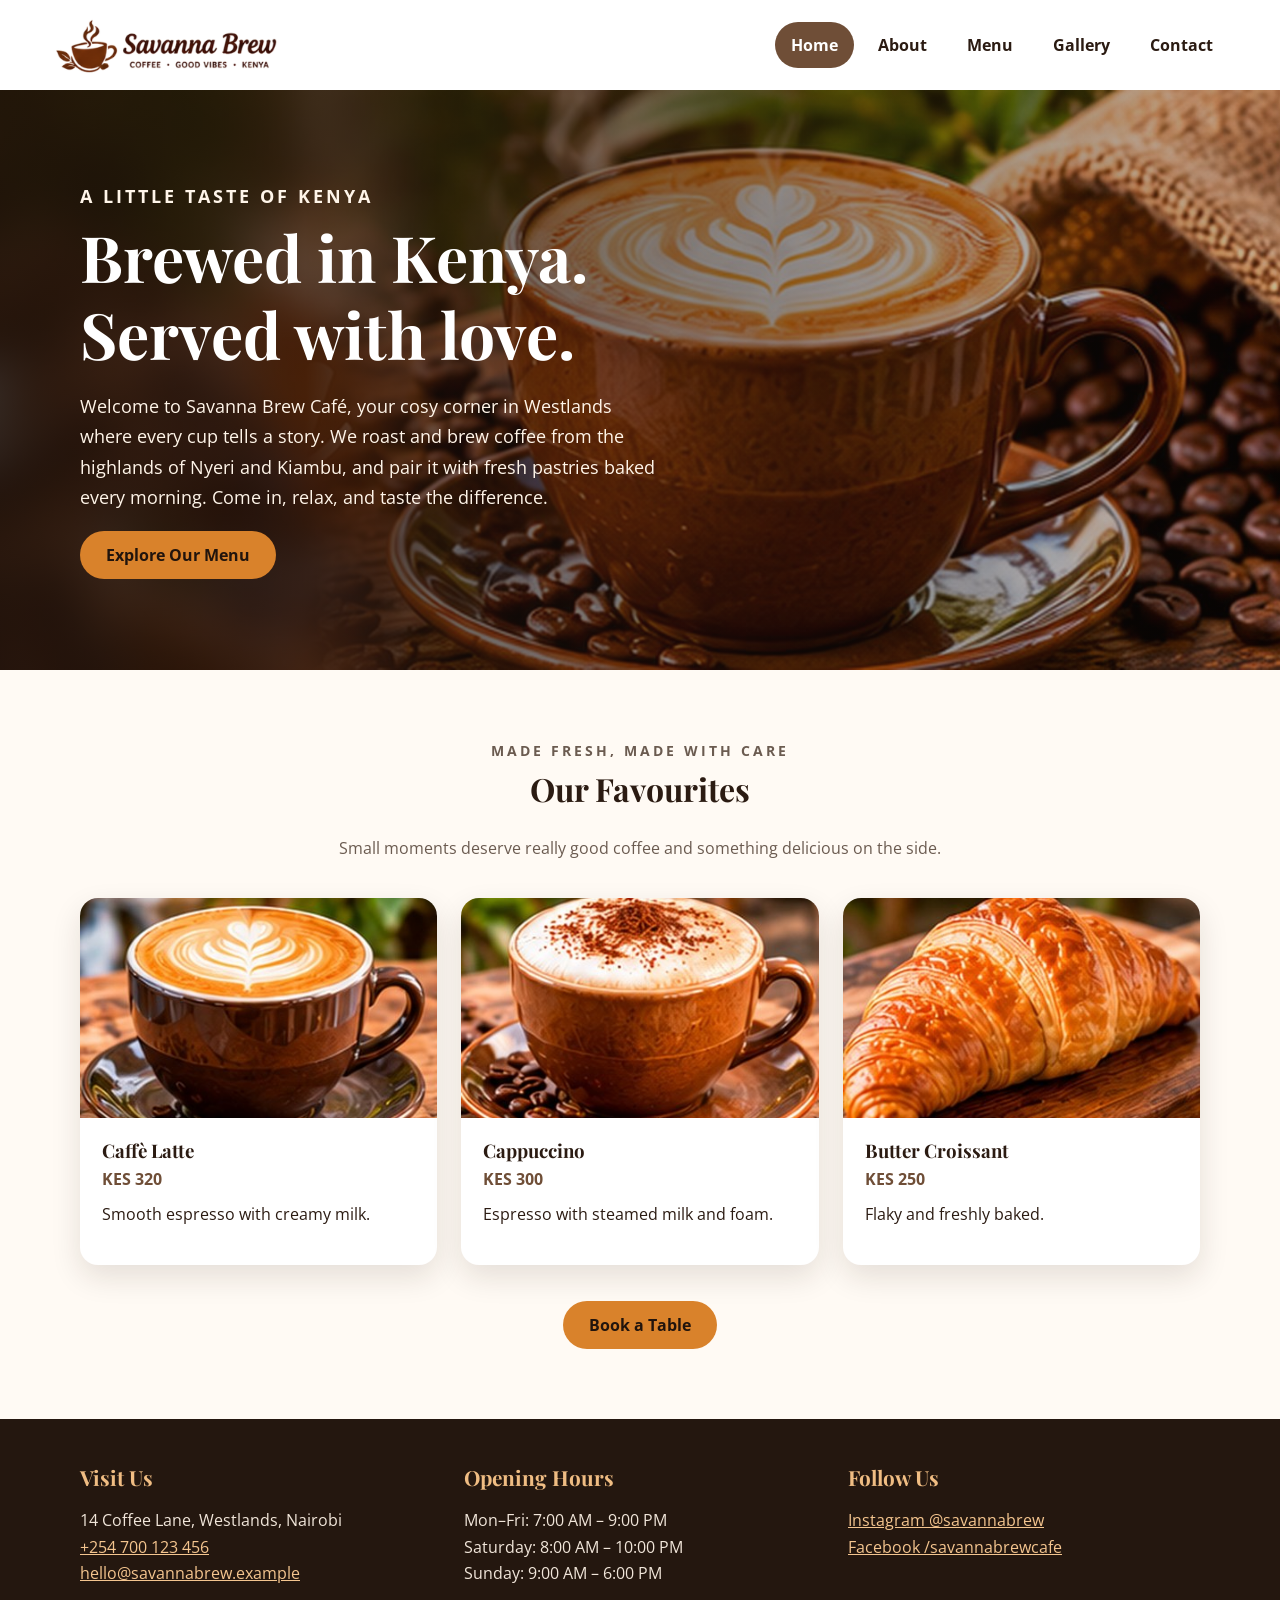
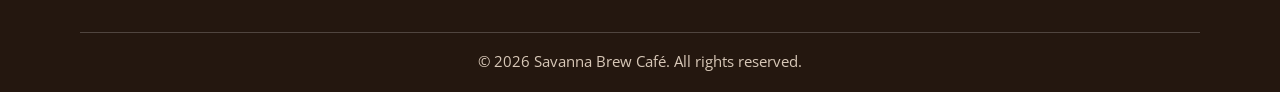
<file: index.html>
<!DOCTYPE html>
<html lang="en">
<head>
  <meta charset="UTF-8">
  <meta name="viewport" content="width=device-width, initial-scale=1.0">
  <meta name="description" content="Savanna Brew Café in Westlands, Nairobi: Kenyan coffee, fresh pastries and a warm welcome.">
  <title>Home | Savanna Brew Café</title>
  <link rel="preconnect" href="https://fonts.googleapis.com">
  <link rel="preconnect" href="https://fonts.gstatic.com" crossorigin>
  <link rel="stylesheet" href="https://fonts.googleapis.com/css2?family=Open+Sans:wght@400;600;700&amp;family=Playfair+Display:wght@600;700&amp;display=swap">
  <link rel="stylesheet" href="style.css">
</head>
<body>
  <a class="skip-link" href="#main">Skip to content</a>
  <header class="site-header">
    <div class="header-inner">
      <a class="logo-link" href="index.html"><img src="images/logo.png" alt="Savanna Brew Café logo - a steaming coffee cup" width="304" height="78"></a>
      <nav class="main-nav" aria-label="Main navigation">
        <ul>
          <li><a href="index.html" class="active" aria-current="page">Home</a></li>
          <li><a href="about.html">About</a></li>
          <li><a href="menu.html">Menu</a></li>
          <li><a href="gallery.html">Gallery</a></li>
          <li><a href="contact.html">Contact</a></li>
        </ul>
      </nav>
    </div>
  </header>
  <main id="main">
    <section class="hero">
      <div class="hero-content">
        <p class="eyebrow">A little taste of Kenya</p>
        <h1>Brewed in Kenya. Served with love.</h1>
        <p>Welcome to Savanna Brew Café, your cosy corner in Westlands where every cup tells a story. We roast and brew coffee from the highlands of Nyeri and Kiambu, and pair it with fresh pastries baked every morning. Come in, relax, and taste the difference.</p>
        <a class="btn" href="menu.html">Explore Our Menu</a>
      </div>
    </section>

    <section class="section container">
      <div class="section-heading">
        <p class="eyebrow eyebrow-dark">Made fresh, made with care</p>
        <h2>Our Favourites</h2>
        <p>Small moments deserve really good coffee and something delicious on the side.</p>
      </div>
      <div class="card-row">
        <article class="card">
          <img src="images/latte.jpg" alt="A caffè latte with heart-shaped latte art on a wooden table" width="400" height="300">
          <div class="card-body">
            <h3>Caffè Latte</h3>
            <p class="price">KES 320</p>
            <p>Smooth espresso with creamy milk.</p>
          </div>
        </article>
        <article class="card">
          <img src="images/cappuccino.jpg" alt="A cappuccino dusted with chocolate beside scattered coffee beans" width="400" height="300">
          <div class="card-body">
            <h3>Cappuccino</h3>
            <p class="price">KES 300</p>
            <p>Espresso with steamed milk and foam.</p>
          </div>
        </article>
        <article class="card">
          <img src="images/croissant.jpg" alt="A golden, flaky butter croissant on a wooden board" width="400" height="300">
          <div class="card-body">
            <h3>Butter Croissant</h3>
            <p class="price">KES 250</p>
            <p>Flaky and freshly baked.</p>
          </div>
        </article>
      </div>
      <div class="center">
        <a class="btn" href="contact.html">Book a Table</a>
      </div>
    </section>
  </main>
  <footer class="site-footer">
    <div class="footer-grid">
      <section>
        <h2>Visit Us</h2>
        <address>
          14 Coffee Lane, Westlands, Nairobi<br>
          <a href="tel:+254700123456">+254 700 123 456</a><br>
          <a href="mailto:hello@savannabrew.example">hello@savannabrew.example</a>
        </address>
      </section>
      <section>
        <h2>Opening Hours</h2>
        <p>Mon–Fri: 7:00 AM – 9:00 PM<br>Saturday: 8:00 AM – 10:00 PM<br>Sunday: 9:00 AM – 6:00 PM</p>
      </section>
      <section>
        <h2>Follow Us</h2>
        <ul>
          <li><a href="https://www.instagram.com/" target="_blank" rel="noopener noreferrer">Instagram @savannabrew</a></li>
          <li><a href="https://www.facebook.com/" target="_blank" rel="noopener noreferrer">Facebook /savannabrewcafe</a></li>
        </ul>
      </section>
    </div>
    <p class="copyright">© 2026 Savanna Brew Café. All rights reserved.</p>
  </footer>
</body>
</html>
</file>
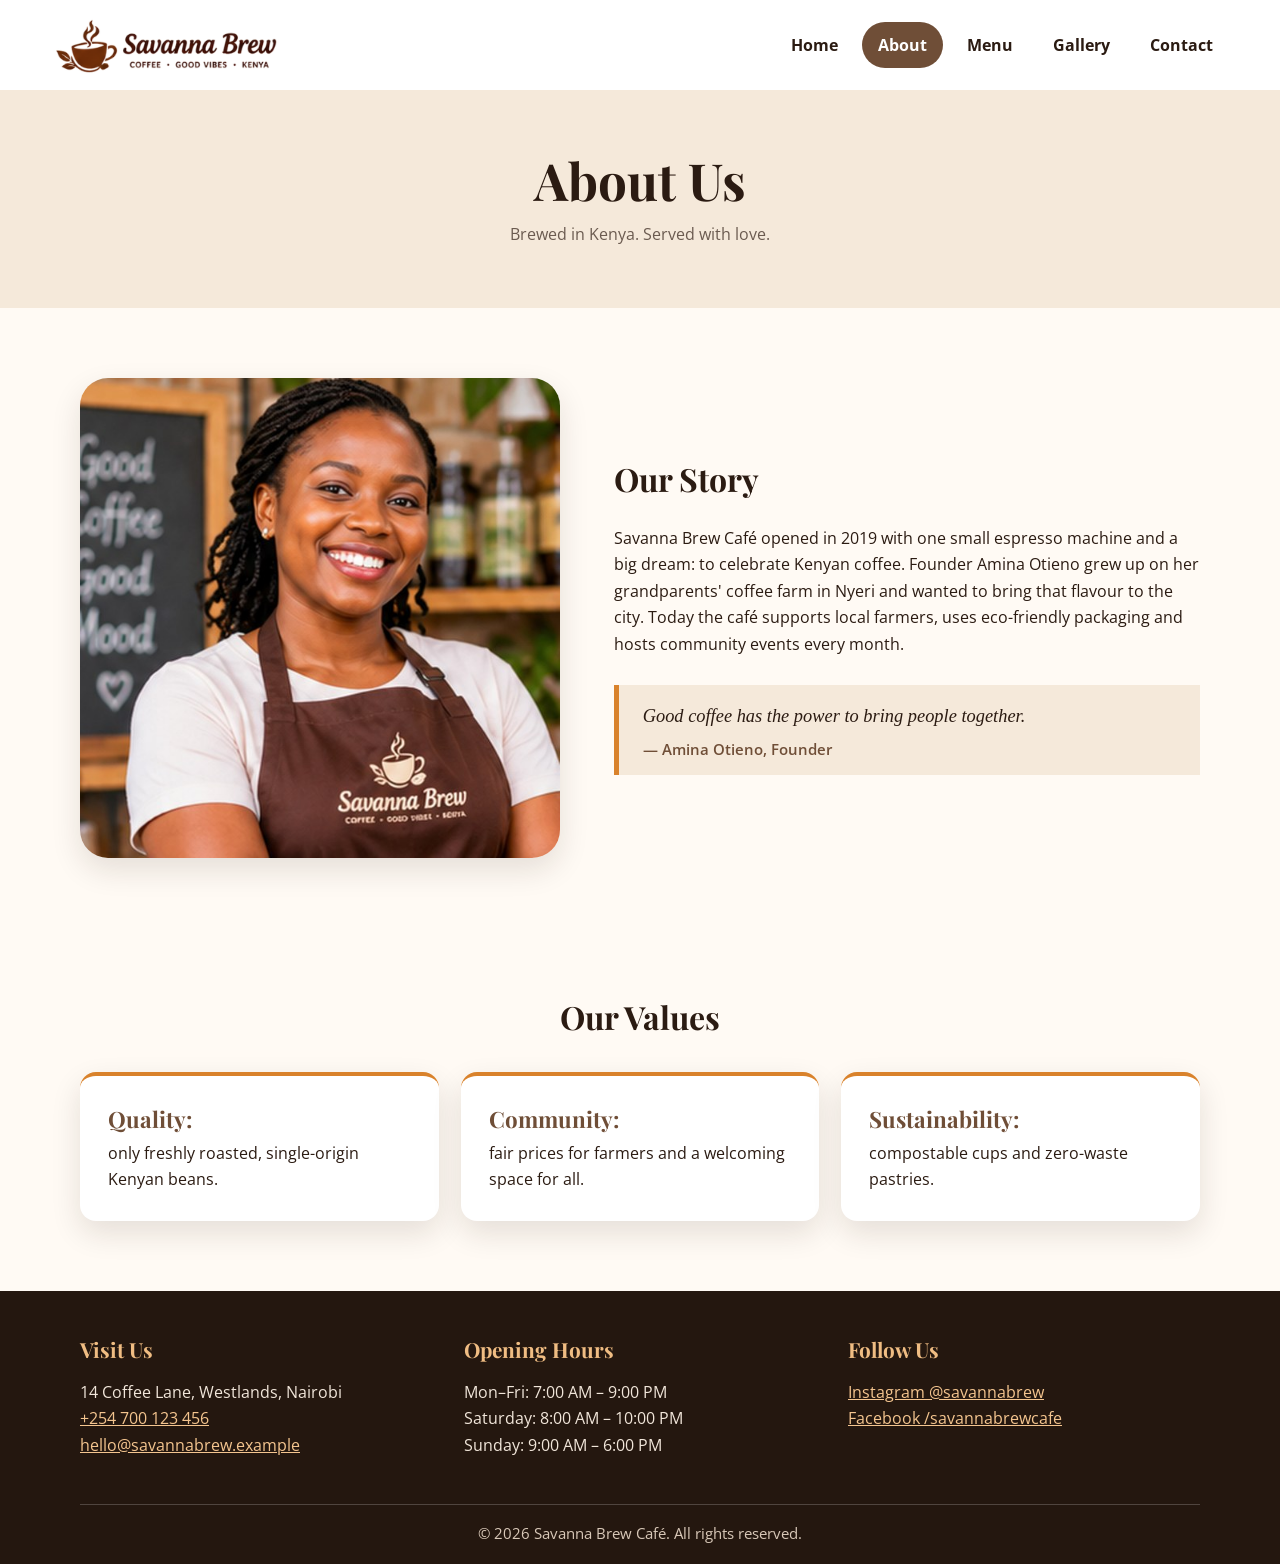
<file: about.html>
<!DOCTYPE html>
<html lang="en">
<head>
  <meta charset="UTF-8">
  <meta name="viewport" content="width=device-width, initial-scale=1.0">
  <meta name="description" content="The story and values of Savanna Brew Café, founded by Amina Otieno in Westlands, Nairobi.">
  <title>About Us | Savanna Brew Café</title>
  <link rel="preconnect" href="https://fonts.googleapis.com">
  <link rel="preconnect" href="https://fonts.gstatic.com" crossorigin>
  <link rel="stylesheet" href="https://fonts.googleapis.com/css2?family=Open+Sans:wght@400;600;700&amp;family=Playfair+Display:wght@600;700&amp;display=swap">
  <link rel="stylesheet" href="style.css">
</head>
<body>
  <a class="skip-link" href="#main">Skip to content</a>
  <header class="site-header">
    <div class="header-inner">
      <a class="logo-link" href="index.html"><img src="images/logo.png" alt="Savanna Brew Café logo - a steaming coffee cup" width="304" height="78"></a>
      <nav class="main-nav" aria-label="Main navigation">
        <ul>
          <li><a href="index.html">Home</a></li>
          <li><a href="about.html" class="active" aria-current="page">About</a></li>
          <li><a href="menu.html">Menu</a></li>
          <li><a href="gallery.html">Gallery</a></li>
          <li><a href="contact.html">Contact</a></li>
        </ul>
      </nav>
    </div>
  </header>
  <main id="main">
    <section class="page-title">
      <h1>About Us</h1>
      <p>Brewed in Kenya. Served with love.</p>
    </section>

    <section class="section container story-layout">
      <img class="owner-image" src="images/about-owner.jpg" alt="Amina Otieno, founder of Savanna Brew Café, smiling behind the counter in a brown apron" width="600" height="600">
      <article class="story-copy">
        <h2>Our Story</h2>
        <p>Savanna Brew Café opened in 2019 with one small espresso machine and a big dream: to celebrate Kenyan coffee. Founder Amina Otieno grew up on her grandparents' coffee farm in Nyeri and wanted to bring that flavour to the city. Today the café supports local farmers, uses eco-friendly packaging and hosts community events every month.</p>
        <blockquote>
          <p>Good coffee has the power to bring people together.</p>
          <footer>— Amina Otieno, Founder</footer>
        </blockquote>
      </article>
    </section>

    <section class="section container values-section">
      <div class="section-heading">
        <h2>Our Values</h2>
      </div>
      <ul class="values-list">
        <li><strong>Quality:</strong> only freshly roasted, single-origin Kenyan beans.</li>
        <li><strong>Community:</strong> fair prices for farmers and a welcoming space for all.</li>
        <li><strong>Sustainability:</strong> compostable cups and zero-waste pastries.</li>
      </ul>
    </section>
  </main>
  <footer class="site-footer">
    <div class="footer-grid">
      <section>
        <h2>Visit Us</h2>
        <address>
          14 Coffee Lane, Westlands, Nairobi<br>
          <a href="tel:+254700123456">+254 700 123 456</a><br>
          <a href="mailto:hello@savannabrew.example">hello@savannabrew.example</a>
        </address>
      </section>
      <section>
        <h2>Opening Hours</h2>
        <p>Mon–Fri: 7:00 AM – 9:00 PM<br>Saturday: 8:00 AM – 10:00 PM<br>Sunday: 9:00 AM – 6:00 PM</p>
      </section>
      <section>
        <h2>Follow Us</h2>
        <ul>
          <li><a href="https://www.instagram.com/" target="_blank" rel="noopener noreferrer">Instagram @savannabrew</a></li>
          <li><a href="https://www.facebook.com/" target="_blank" rel="noopener noreferrer">Facebook /savannabrewcafe</a></li>
        </ul>
      </section>
    </div>
    <p class="copyright">© 2026 Savanna Brew Café. All rights reserved.</p>
  </footer>
</body>
</html>
</file>
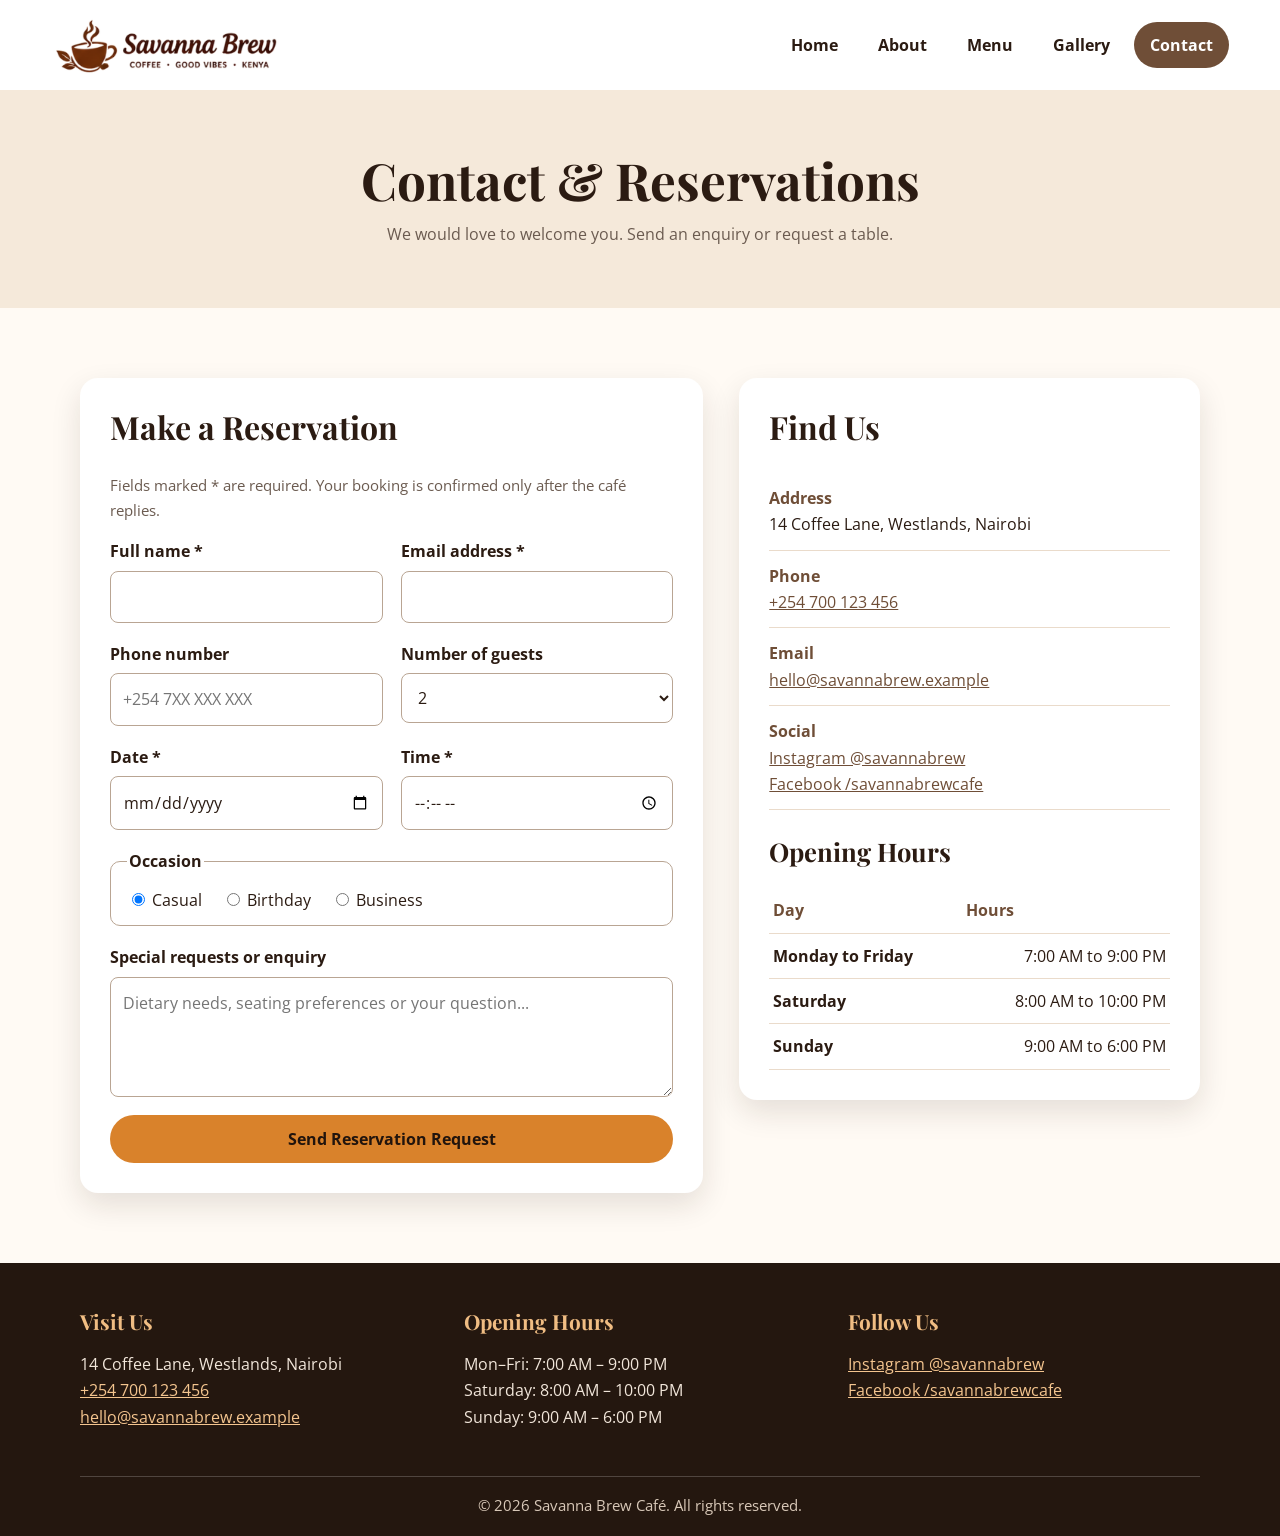
<file: contact.html>
<!DOCTYPE html>
<html lang="en">
<head>
  <meta charset="UTF-8">
  <meta name="viewport" content="width=device-width, initial-scale=1.0">
  <meta name="description" content="Find Savanna Brew Café, see our opening hours and reserve a table or send an enquiry.">
  <title>Contact &amp; Reservations | Savanna Brew Café</title>
  <link rel="preconnect" href="https://fonts.googleapis.com">
  <link rel="preconnect" href="https://fonts.gstatic.com" crossorigin>
  <link rel="stylesheet" href="https://fonts.googleapis.com/css2?family=Open+Sans:wght@400;600;700&amp;family=Playfair+Display:wght@600;700&amp;display=swap">
  <link rel="stylesheet" href="style.css">
</head>
<body>
  <a class="skip-link" href="#main">Skip to content</a>
  <header class="site-header">
    <div class="header-inner">
      <a class="logo-link" href="index.html"><img src="images/logo.png" alt="Savanna Brew Café logo - a steaming coffee cup" width="304" height="78"></a>
      <nav class="main-nav" aria-label="Main navigation">
        <ul>
          <li><a href="index.html">Home</a></li>
          <li><a href="about.html">About</a></li>
          <li><a href="menu.html">Menu</a></li>
          <li><a href="gallery.html">Gallery</a></li>
          <li><a href="contact.html" class="active" aria-current="page">Contact</a></li>
        </ul>
      </nav>
    </div>
  </header>
  <main id="main">
    <section class="page-title">
      <h1>Contact &amp; Reservations</h1>
      <p>We would love to welcome you. Send an enquiry or request a table.</p>
    </section>

    <section class="section container contact-layout">
      <form class="reservation-form" action="mailto:hello@savannabrew.example" method="post" enctype="text/plain">
        <h2>Make a Reservation</h2>
        <p class="form-help">Fields marked * are required. Your booking is confirmed only after the café replies.</p>
        <div class="form-grid">
          <div class="form-field">
            <label for="name">Full name *</label>
            <input id="name" name="Name" type="text" autocomplete="name" required>
          </div>
          <div class="form-field">
            <label for="email">Email address *</label>
            <input id="email" name="Email" type="email" autocomplete="email" required>
          </div>
          <div class="form-field">
            <label for="phone">Phone number</label>
            <input id="phone" name="Phone" type="tel" autocomplete="tel" placeholder="+254 7XX XXX XXX">
          </div>
          <div class="form-field">
            <label for="guests">Number of guests</label>
            <select id="guests" name="Guests">
            <option value="1">1</option>
            <option value="2" selected>2</option>
            <option value="3">3</option>
            <option value="4">4</option>
            <option value="5">5</option>
            <option value="6">6</option>
            <option value="7">7</option>
            <option value="8">8</option>
            <option value="9">9</option>
            <option value="10">10</option>
            </select>
          </div>
          <div class="form-field">
            <label for="date">Date *</label>
            <input id="date" name="Date" type="date" required>
          </div>
          <div class="form-field">
            <label for="time">Time *</label>
            <input id="time" name="Time" type="time" required>
          </div>
          <div class="form-field full">
            <fieldset>
              <legend>Occasion</legend>
              <div class="radio-row">
                <label for="occ-casual"><input id="occ-casual" type="radio" name="Occasion" value="Casual" checked> Casual</label>
                <label for="occ-birthday"><input id="occ-birthday" type="radio" name="Occasion" value="Birthday"> Birthday</label>
                <label for="occ-business"><input id="occ-business" type="radio" name="Occasion" value="Business"> Business</label>
              </div>
            </fieldset>
          </div>
          <div class="form-field full">
            <label for="requests">Special requests or enquiry</label>
            <textarea id="requests" name="Special requests" placeholder="Dietary needs, seating preferences or your question..."></textarea>
          </div>
          <div class="form-field full">
            <button class="btn" type="submit">Send Reservation Request</button>
          </div>
        </div>
      </form>

      <aside class="contact-panel">
        <h2>Find Us</h2>
        <div class="contact-item"><strong>Address</strong>14 Coffee Lane, Westlands, Nairobi</div>
        <div class="contact-item"><strong>Phone</strong><a href="tel:+254700123456">+254 700 123 456</a></div>
        <div class="contact-item"><strong>Email</strong><a href="mailto:hello@savannabrew.example">hello@savannabrew.example</a></div>
        <div class="contact-item"><strong>Social</strong>
          <a href="https://www.instagram.com/" target="_blank" rel="noopener noreferrer">Instagram @savannabrew</a><br>
          <a href="https://www.facebook.com/" target="_blank" rel="noopener noreferrer">Facebook /savannabrewcafe</a>
        </div>
        <h2 class="hours-heading">Opening Hours</h2>
        <table class="hours-table">
          <caption class="visually-hidden">Opening hours</caption>
          <thead>
            <tr><th scope="col">Day</th><th scope="col">Hours</th></tr>
          </thead>
          <tbody>
            <tr><th scope="row">Monday to Friday</th><td>7:00 AM to 9:00 PM</td></tr>
            <tr><th scope="row">Saturday</th><td>8:00 AM to 10:00 PM</td></tr>
            <tr><th scope="row">Sunday</th><td>9:00 AM to 6:00 PM</td></tr>
          </tbody>
        </table>
      </aside>
    </section>
  </main>
  <footer class="site-footer">
    <div class="footer-grid">
      <section>
        <h2>Visit Us</h2>
        <address>
          14 Coffee Lane, Westlands, Nairobi<br>
          <a href="tel:+254700123456">+254 700 123 456</a><br>
          <a href="mailto:hello@savannabrew.example">hello@savannabrew.example</a>
        </address>
      </section>
      <section>
        <h2>Opening Hours</h2>
        <p>Mon–Fri: 7:00 AM – 9:00 PM<br>Saturday: 8:00 AM – 10:00 PM<br>Sunday: 9:00 AM – 6:00 PM</p>
      </section>
      <section>
        <h2>Follow Us</h2>
        <ul>
          <li><a href="https://www.instagram.com/" target="_blank" rel="noopener noreferrer">Instagram @savannabrew</a></li>
          <li><a href="https://www.facebook.com/" target="_blank" rel="noopener noreferrer">Facebook /savannabrewcafe</a></li>
        </ul>
      </section>
    </div>
    <p class="copyright">© 2026 Savanna Brew Café. All rights reserved.</p>
  </footer>
</body>
</html>
</file>
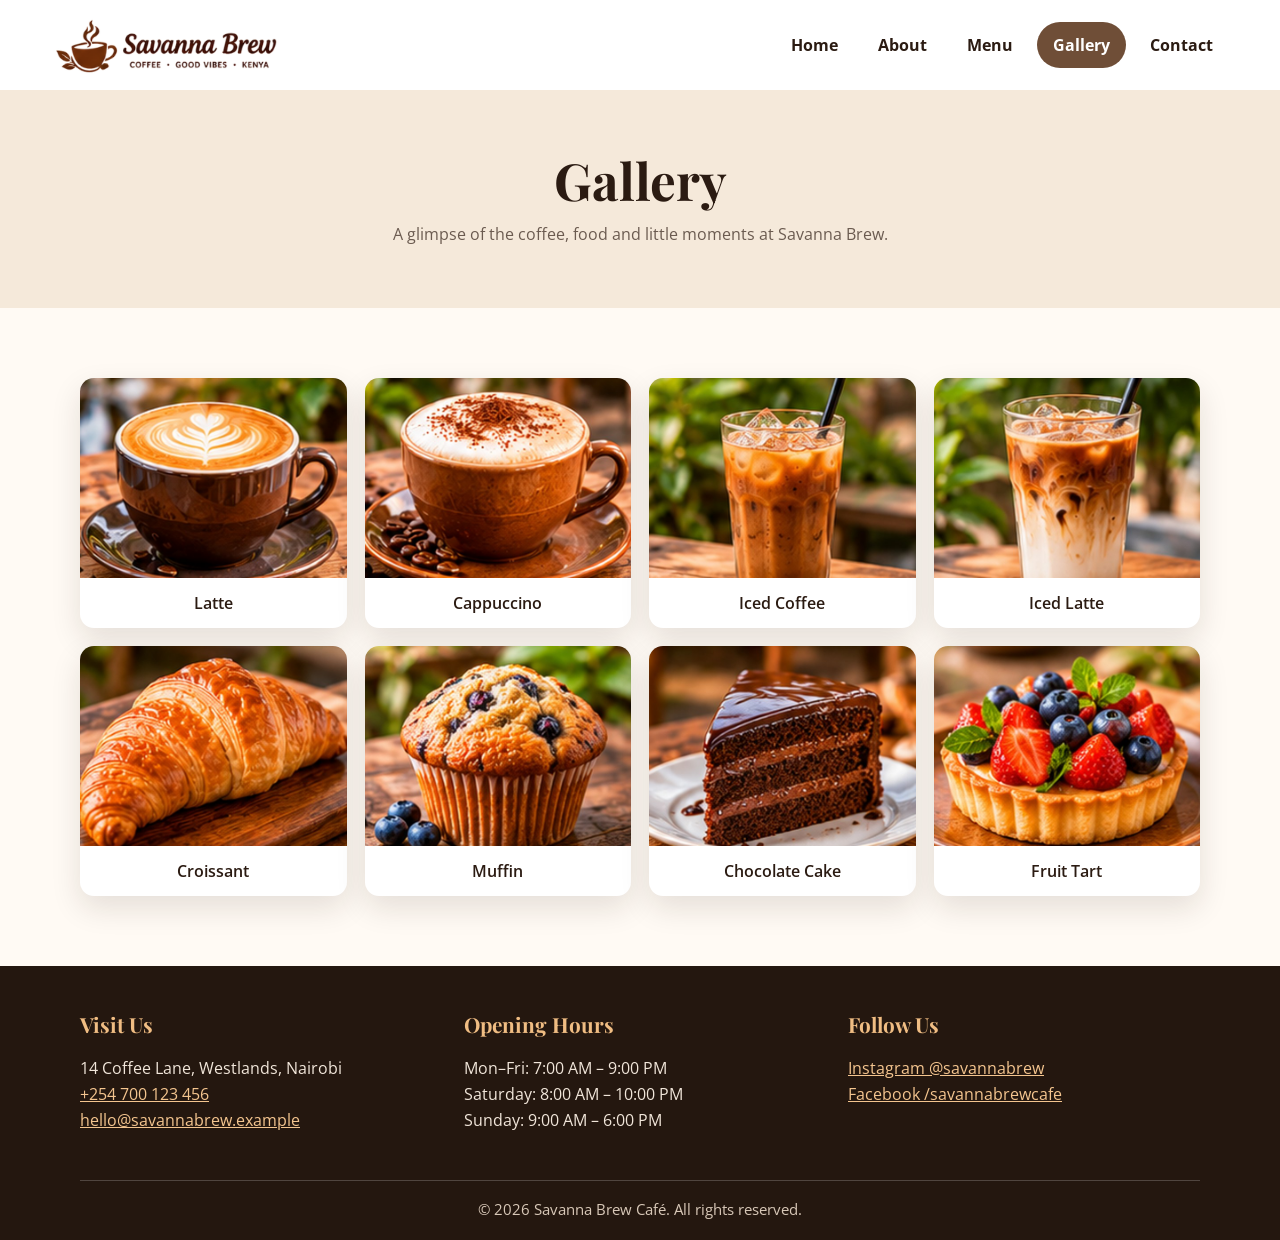
<file: gallery.html>
<!DOCTYPE html>
<html lang="en">
<head>
  <meta charset="UTF-8">
  <meta name="viewport" content="width=device-width, initial-scale=1.0">
  <meta name="description" content="Photos of the coffee, drinks and fresh bakes at Savanna Brew Café in Westlands, Nairobi.">
  <title>Gallery | Savanna Brew Café</title>
  <link rel="preconnect" href="https://fonts.googleapis.com">
  <link rel="preconnect" href="https://fonts.gstatic.com" crossorigin>
  <link rel="stylesheet" href="https://fonts.googleapis.com/css2?family=Open+Sans:wght@400;600;700&amp;family=Playfair+Display:wght@600;700&amp;display=swap">
  <link rel="stylesheet" href="style.css">
</head>
<body>
  <a class="skip-link" href="#main">Skip to content</a>
  <header class="site-header">
    <div class="header-inner">
      <a class="logo-link" href="index.html"><img src="images/logo.png" alt="Savanna Brew Café logo - a steaming coffee cup" width="304" height="78"></a>
      <nav class="main-nav" aria-label="Main navigation">
        <ul>
          <li><a href="index.html">Home</a></li>
          <li><a href="about.html">About</a></li>
          <li><a href="menu.html">Menu</a></li>
          <li><a href="gallery.html" class="active" aria-current="page">Gallery</a></li>
          <li><a href="contact.html">Contact</a></li>
        </ul>
      </nav>
    </div>
  </header>
  <main id="main">
    <section class="page-title">
      <h1>Gallery</h1>
      <p>A glimpse of the coffee, food and little moments at Savanna Brew.</p>
    </section>

    <section class="section container">
      <h2 class="visually-hidden">Photo gallery</h2>
      <div class="gallery-grid">
        <figure>
          <img src="images/gallery-1.jpg" alt="A caffè latte with heart-shaped latte art" width="600" height="450" loading="lazy">
          <figcaption>Latte</figcaption>
        </figure>
        <figure>
          <img src="images/gallery-2.jpg" alt="A cappuccino dusted with chocolate beside coffee beans" width="600" height="450" loading="lazy">
          <figcaption>Cappuccino</figcaption>
        </figure>
        <figure>
          <img src="images/gallery-3.jpg" alt="A tall glass of iced coffee with a black straw" width="600" height="450" loading="lazy">
          <figcaption>Iced Coffee</figcaption>
        </figure>
        <figure>
          <img src="images/gallery-4.jpg" alt="An iced latte with swirls of milk and espresso" width="600" height="450" loading="lazy">
          <figcaption>Iced Latte</figcaption>
        </figure>
        <figure>
          <img src="images/gallery-5.jpg" alt="A golden butter croissant on a wooden board" width="600" height="450" loading="lazy">
          <figcaption>Croissant</figcaption>
        </figure>
        <figure>
          <img src="images/gallery-6.jpg" alt="A blueberry muffin with fresh blueberries" width="600" height="450" loading="lazy">
          <figcaption>Muffin</figcaption>
        </figure>
        <figure>
          <img src="images/gallery-7.jpg" alt="A slice of layered chocolate cake on a white plate" width="600" height="450" loading="lazy">
          <figcaption>Chocolate Cake</figcaption>
        </figure>
        <figure>
          <img src="images/gallery-8.jpg" alt="A fruit tart topped with strawberries, blueberries and mint" width="600" height="450" loading="lazy">
          <figcaption>Fruit Tart</figcaption>
        </figure>
      </div>
    </section>
  </main>
  <footer class="site-footer">
    <div class="footer-grid">
      <section>
        <h2>Visit Us</h2>
        <address>
          14 Coffee Lane, Westlands, Nairobi<br>
          <a href="tel:+254700123456">+254 700 123 456</a><br>
          <a href="mailto:hello@savannabrew.example">hello@savannabrew.example</a>
        </address>
      </section>
      <section>
        <h2>Opening Hours</h2>
        <p>Mon–Fri: 7:00 AM – 9:00 PM<br>Saturday: 8:00 AM – 10:00 PM<br>Sunday: 9:00 AM – 6:00 PM</p>
      </section>
      <section>
        <h2>Follow Us</h2>
        <ul>
          <li><a href="https://www.instagram.com/" target="_blank" rel="noopener noreferrer">Instagram @savannabrew</a></li>
          <li><a href="https://www.facebook.com/" target="_blank" rel="noopener noreferrer">Facebook /savannabrewcafe</a></li>
        </ul>
      </section>
    </div>
    <p class="copyright">© 2026 Savanna Brew Café. All rights reserved.</p>
  </footer>
</body>
</html>
</file>
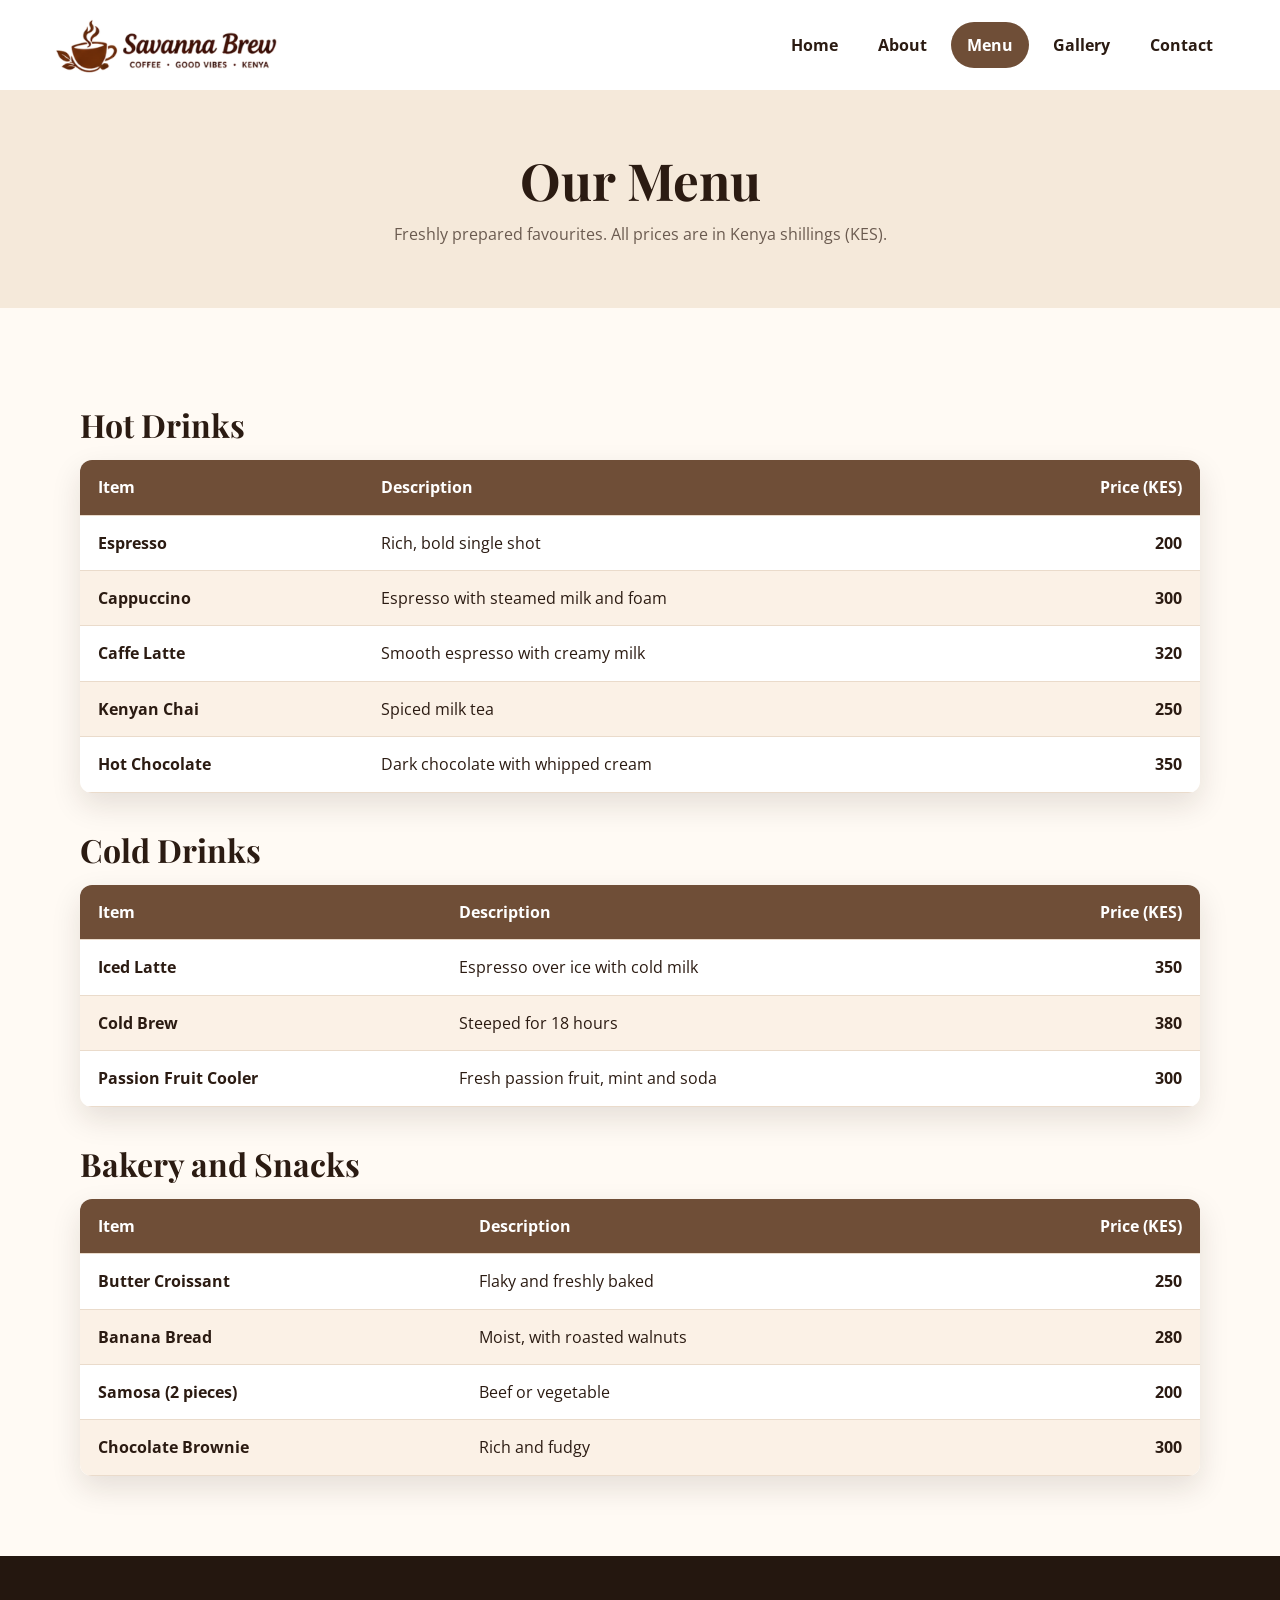
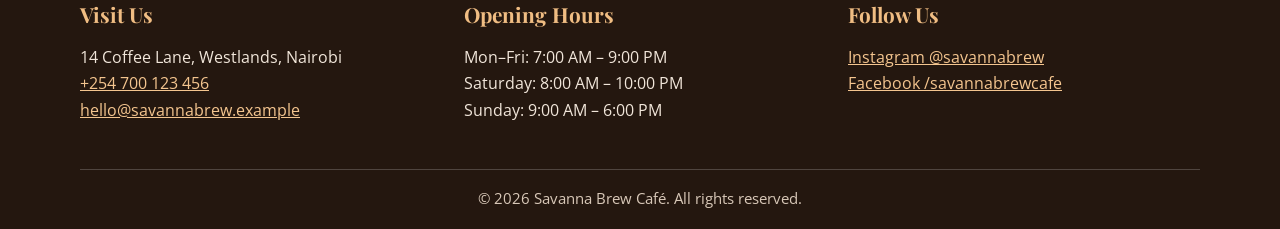
<file: menu.html>
<!DOCTYPE html>
<html lang="en">
<head>
  <meta charset="UTF-8">
  <meta name="viewport" content="width=device-width, initial-scale=1.0">
  <meta name="description" content="The Savanna Brew Café menu: hot drinks, cold drinks and fresh bakery items with prices in Kenya shillings.">
  <title>Menu | Savanna Brew Café</title>
  <link rel="preconnect" href="https://fonts.googleapis.com">
  <link rel="preconnect" href="https://fonts.gstatic.com" crossorigin>
  <link rel="stylesheet" href="https://fonts.googleapis.com/css2?family=Open+Sans:wght@400;600;700&amp;family=Playfair+Display:wght@600;700&amp;display=swap">
  <link rel="stylesheet" href="style.css">
</head>
<body>
  <a class="skip-link" href="#main">Skip to content</a>
  <header class="site-header">
    <div class="header-inner">
      <a class="logo-link" href="index.html"><img src="images/logo.png" alt="Savanna Brew Café logo - a steaming coffee cup" width="304" height="78"></a>
      <nav class="main-nav" aria-label="Main navigation">
        <ul>
          <li><a href="index.html">Home</a></li>
          <li><a href="about.html">About</a></li>
          <li><a href="menu.html" class="active" aria-current="page">Menu</a></li>
          <li><a href="gallery.html">Gallery</a></li>
          <li><a href="contact.html">Contact</a></li>
        </ul>
      </nav>
    </div>
  </header>
  <main id="main">
    <section class="page-title">
      <h1>Our Menu</h1>
      <p>Freshly prepared favourites. All prices are in Kenya shillings (KES).</p>
    </section>

    <div class="container section">
      <section class="menu-section">
        <h2>Hot Drinks</h2>
        <div class="table-wrapper">
          <table class="menu-table">
            <caption class="visually-hidden">Hot drinks and their prices</caption>
            <thead>
              <tr><th scope="col">Item</th><th scope="col">Description</th><th scope="col">Price (KES)</th></tr>
            </thead>
            <tbody>
            <tr><th scope="row">Espresso</th><td>Rich, bold single shot</td><td>200</td></tr>
            <tr><th scope="row">Cappuccino</th><td>Espresso with steamed milk and foam</td><td>300</td></tr>
            <tr><th scope="row">Caffe Latte</th><td>Smooth espresso with creamy milk</td><td>320</td></tr>
            <tr><th scope="row">Kenyan Chai</th><td>Spiced milk tea</td><td>250</td></tr>
            <tr><th scope="row">Hot Chocolate</th><td>Dark chocolate with whipped cream</td><td>350</td></tr>
            </tbody>
          </table>
        </div>
      </section>
      <section class="menu-section">
        <h2>Cold Drinks</h2>
        <div class="table-wrapper">
          <table class="menu-table">
            <caption class="visually-hidden">Cold drinks and their prices</caption>
            <thead>
              <tr><th scope="col">Item</th><th scope="col">Description</th><th scope="col">Price (KES)</th></tr>
            </thead>
            <tbody>
            <tr><th scope="row">Iced Latte</th><td>Espresso over ice with cold milk</td><td>350</td></tr>
            <tr><th scope="row">Cold Brew</th><td>Steeped for 18 hours</td><td>380</td></tr>
            <tr><th scope="row">Passion Fruit Cooler</th><td>Fresh passion fruit, mint and soda</td><td>300</td></tr>
            </tbody>
          </table>
        </div>
      </section>
      <section class="menu-section">
        <h2>Bakery and Snacks</h2>
        <div class="table-wrapper">
          <table class="menu-table">
            <caption class="visually-hidden">Bakery items and snacks with their prices</caption>
            <thead>
              <tr><th scope="col">Item</th><th scope="col">Description</th><th scope="col">Price (KES)</th></tr>
            </thead>
            <tbody>
            <tr><th scope="row">Butter Croissant</th><td>Flaky and freshly baked</td><td>250</td></tr>
            <tr><th scope="row">Banana Bread</th><td>Moist, with roasted walnuts</td><td>280</td></tr>
            <tr><th scope="row">Samosa (2 pieces)</th><td>Beef or vegetable</td><td>200</td></tr>
            <tr><th scope="row">Chocolate Brownie</th><td>Rich and fudgy</td><td>300</td></tr>
            </tbody>
          </table>
        </div>
      </section>
    </div>
  </main>
  <footer class="site-footer">
    <div class="footer-grid">
      <section>
        <h2>Visit Us</h2>
        <address>
          14 Coffee Lane, Westlands, Nairobi<br>
          <a href="tel:+254700123456">+254 700 123 456</a><br>
          <a href="mailto:hello@savannabrew.example">hello@savannabrew.example</a>
        </address>
      </section>
      <section>
        <h2>Opening Hours</h2>
        <p>Mon–Fri: 7:00 AM – 9:00 PM<br>Saturday: 8:00 AM – 10:00 PM<br>Sunday: 9:00 AM – 6:00 PM</p>
      </section>
      <section>
        <h2>Follow Us</h2>
        <ul>
          <li><a href="https://www.instagram.com/" target="_blank" rel="noopener noreferrer">Instagram @savannabrew</a></li>
          <li><a href="https://www.facebook.com/" target="_blank" rel="noopener noreferrer">Facebook /savannabrewcafe</a></li>
        </ul>
      </section>
    </div>
    <p class="copyright">© 2026 Savanna Brew Café. All rights reserved.</p>
  </footer>
</body>
</html>
</file>
<file: style.css>
/* ==========================================================
   Savanna Brew Café - main stylesheet (linked from every page)
   Sections:
   1. Variables   2. Base   3. Header & navigation   4. Buttons
   5. Home        6. About  7. Menu tables           8. Gallery
   9. Contact    10. Footer 11. Utilities 12. Dark mode
   13. Responsive (768px and below)
   ========================================================== */

/* ---------- 1. VARIABLES (brand palette) ---------- */
:root {
  --primary: #6F4E37;      /* coffee brown */
  --secondary: #F5E9DA;    /* cream */
  --accent: #D9822B;       /* savanna orange */
  --text: #2B1B12;         /* dark text */
  --white: #FFFFFF;
  --page-bg: #FFFAF4;
  --surface: #FFFFFF;      /* cards, forms, tables */
  --stripe: #FBF1E6;       /* zebra rows */
  --hover-row: #F6DFC5;
  --border: #EADBCB;
  --muted: #6B5B50;
  --footer-bg: #24170F;
  --shadow: 0 12px 30px rgba(43, 27, 18, 0.12);
  --font-heading: "Playfair Display", Georgia, serif;
  --font-body: "Open Sans", Arial, sans-serif;
}

/* ---------- 2. BASE ---------- */
*, *::before, *::after { box-sizing: border-box; }
html { scroll-behavior: smooth; }
body {
  margin: 0;
  background: var(--page-bg);
  color: var(--text);
  font-family: var(--font-body);
  font-size: 1rem;          /* 16px */
  line-height: 1.65;
}
img { max-width: 100%; height: auto; display: block; }
h1, h2, h3 { font-family: var(--font-heading); line-height: 1.2; margin-top: 0; }
h1 { font-size: clamp(2.2rem, 5vw, 4rem); }
h2 { font-size: 2rem; }
p { margin-top: 0; }
a { color: var(--primary); }
a:hover { color: var(--accent); }
a:focus-visible, button:focus-visible { outline: 3px solid var(--accent); outline-offset: 3px; }
.container { width: min(1120px, 92%); margin-inline: auto; }
.section { padding: 70px 0; }
.section-heading { text-align: center; max-width: 680px; margin: 0 auto 36px; }
.section-heading p { color: var(--muted); }
.eyebrow {
  color: #F4BD7C; text-transform: uppercase; letter-spacing: 3px;
  font-weight: 700; font-size: 0.85rem; margin-bottom: 8px;
}
.eyebrow-dark { color: var(--primary); }
.page-title { padding: 60px 4%; text-align: center; background: var(--secondary); }
.page-title h1 { font-size: clamp(2.2rem, 4vw, 3.4rem); margin-bottom: 10px; }
.page-title p { margin: 0; color: var(--muted); }

/* ---------- 3. HEADER & NAVIGATION ---------- */
/* Flexbox is used for the navigation bar (one row, logo left, links right);
   CSS Grid is used for the gallery (a two-dimensional grid of photos). */
.site-header { background: var(--white); box-shadow: 0 3px 18px rgba(43, 27, 18, 0.08); }
.header-inner {
  width: min(1180px, 92%); margin: auto; min-height: 90px;
  display: flex; align-items: center; justify-content: space-between; gap: 24px;
}
.logo-link img { width: 230px; height: auto; }
.main-nav ul { display: flex; align-items: center; gap: 8px; list-style: none; margin: 0; padding: 0; }
.main-nav a {
  display: block; padding: 10px 16px; border-radius: 999px;
  text-decoration: none; color: #2B1B12; font-weight: 700;
  transition: background-color 0.25s ease, color 0.25s ease;
}
.main-nav a:hover, .main-nav a:focus-visible { background: var(--secondary); color: var(--primary); }
.main-nav a.active { background: var(--primary); color: var(--white); }   /* current page */
.skip-link { position: absolute; left: -999px; top: 0; background: var(--accent); color: #21140D; padding: 8px 14px; z-index: 10; }
.skip-link:focus { left: 8px; }

/* ---------- 4. BUTTONS ---------- */
.btn {
  display: inline-block; background: var(--accent); color: #21140D;
  font: 700 1rem var(--font-body); text-decoration: none;
  padding: 13px 26px; border: 0; border-radius: 999px; cursor: pointer;
  transition: transform 0.25s ease, box-shadow 0.25s ease, background-color 0.25s ease;
}
.btn:hover, .btn:focus-visible {
  background: #EFA64E; color: #21140D; transform: translateY(-3px);
  box-shadow: 0 8px 20px rgba(0, 0, 0, 0.2);
}

/* ---------- 5. HOME ---------- */
.hero {
  min-height: 580px; display: flex; align-items: center; color: var(--white);
      background: linear-gradient(90deg, rgba(25, 15, 10, 0.85), rgba(25, 15, 10, 0.25)),
              url("images/hero.jpg") center / cover no-repeat;
}
.hero-content { width: min(1120px, 92%); margin: auto; padding: 80px 0; animation: fade-up 1s ease both; }
.hero h1 { max-width: 640px; margin-bottom: 18px; }
.hero p { max-width: 580px; font-size: 1.15rem; color: #FFF5E9; }
@keyframes fade-up { from { opacity: 0; transform: translateY(24px); } to { opacity: 1; transform: none; } }
.card-row { display: flex; gap: 24px; }
.card {
  flex: 1; background: var(--surface); border-radius: 18px; overflow: hidden;
  box-shadow: var(--shadow); transition: transform 0.3s ease, box-shadow 0.3s ease;
}
.card:hover { transform: translateY(-8px); box-shadow: 0 18px 35px rgba(43, 27, 18, 0.2); }
.card img { width: 100%; height: 220px; object-fit: cover; }
.card-body { padding: 22px; }
.card h3 { margin-bottom: 4px; }
.price { font-weight: 700; color: var(--primary); margin-bottom: 8px; }
.center { text-align: center; margin-top: 36px; }

/* ---------- 6. ABOUT ---------- */
.story-layout { display: grid; grid-template-columns: 0.9fr 1.1fr; gap: 54px; align-items: center; }
.owner-image { width: 100%; aspect-ratio: 1 / 1; object-fit: cover; border-radius: 28px; box-shadow: var(--shadow); }
.story-copy blockquote {
  margin: 28px 0 0; padding: 16px 24px; background: var(--secondary);
  border-left: 5px solid var(--accent); font-family: Georgia, serif; font-size: 1.15rem; font-style: italic;
}
.story-copy blockquote p { margin-bottom: 8px; }
.story-copy blockquote footer { font: 600 0.95rem var(--font-body); font-style: normal; color: var(--primary); }
.values-list { list-style: none; margin: 0; padding: 0; display: grid; grid-template-columns: repeat(3, 1fr); gap: 22px; }
.values-list li {
  padding: 28px; background: var(--surface); border-radius: 16px;
  border-top: 4px solid var(--accent); box-shadow: var(--shadow);
  transition: transform 0.3s ease;
}
.values-list li:hover { transform: translateY(-5px); }
.values-list strong { display: block; font: 700 1.4rem var(--font-heading); color: var(--primary); margin-bottom: 6px; }

/* ---------- 7. MENU TABLES ---------- */
.menu-section { padding: 28px 0 10px; }
.menu-section h2 { margin-bottom: 16px; }
.table-wrapper { overflow-x: auto; border-radius: 12px; box-shadow: var(--shadow); }   /* scrolls on phones */
.menu-table { width: 100%; border-collapse: collapse; min-width: 520px; background: var(--surface); }
.menu-table th, .menu-table td { padding: 14px 18px; text-align: left; border-bottom: 1px solid var(--border); }
.menu-table thead th { background: var(--primary); color: var(--white); }
.menu-table tbody th { font-weight: 700; }
.menu-table tbody tr:nth-child(even) { background: var(--stripe); }
.menu-table tbody tr { transition: background-color 0.2s ease; }
.menu-table tbody tr:hover { background: var(--hover-row); }
.menu-table th:last-child, .menu-table td:last-child { text-align: right; }          /* prices */
.menu-table td:last-child { font-weight: 700; }

/* ---------- 8. GALLERY (CSS Grid: 4 / 2 / 1 columns) ---------- */
.gallery-grid { display: grid; grid-template-columns: repeat(4, 1fr); gap: 18px; }
.gallery-grid figure { margin: 0; overflow: hidden; border-radius: 14px; background: var(--surface); box-shadow: var(--shadow); }
.gallery-grid img { width: 100%; aspect-ratio: 4 / 3; object-fit: cover; transition: transform 0.4s ease; }
.gallery-grid figure:hover img { transform: scale(1.08); }
.gallery-grid figcaption { padding: 12px 14px; font-weight: 600; text-align: center; }

/* ---------- 9. CONTACT ---------- */
.contact-layout { display: grid; grid-template-columns: 1.15fr 0.85fr; gap: 36px; align-items: start; }
.contact-panel, .reservation-form { background: var(--surface); padding: 30px; border-radius: 18px; box-shadow: var(--shadow); }
.contact-item { padding: 12px 0; border-bottom: 1px solid var(--border); }
.contact-item strong { display: block; color: var(--primary); }
.hours-heading { margin-top: 26px; font-size: 1.6rem; }
.hours-table { width: 100%; border-collapse: collapse; }
.hours-table th, .hours-table td { padding: 9px 4px; text-align: left; border-bottom: 1px solid var(--border); }
.hours-table thead th { color: var(--primary); }
.hours-table td { text-align: right; }
.form-grid { display: grid; grid-template-columns: 1fr 1fr; gap: 18px; }
.form-field { display: flex; flex-direction: column; gap: 6px; }
.form-field.full { grid-column: 1 / -1; }
.form-field label, legend { font-weight: 700; }
.form-field input[type="text"], .form-field input[type="email"], .form-field input[type="tel"],
.form-field input[type="date"], .form-field input[type="time"], .form-field select, .form-field textarea {
  width: 100%; padding: 12px; border: 1px solid #B9A593; border-radius: 8px;
  background: var(--surface); color: var(--text); font: inherit;
}
.form-field textarea { min-height: 120px; resize: vertical; }
.form-field input:focus, .form-field select:focus, .form-field textarea:focus {
  outline: 3px solid var(--accent); outline-offset: 1px; border-color: var(--accent);
}
fieldset { border: 1px solid #B9A593; border-radius: 10px; padding: 12px 16px; margin: 0; }
.radio-row { display: flex; gap: 20px; flex-wrap: wrap; }
.radio-row label { font-weight: 400; }
.form-help { font-size: 0.95rem; color: var(--muted); }

/* ---------- 10. FOOTER ---------- */
.site-footer { background: var(--footer-bg); color: #F1E6DA; padding: 46px 0 18px; }
.footer-grid { width: min(1120px, 92%); margin: auto; display: grid; grid-template-columns: repeat(3, 1fr); gap: 32px; }
.site-footer h2 { font-size: 1.3rem; color: #F0BD83; }
.site-footer address { font-style: normal; }
.site-footer ul { list-style: none; padding: 0; margin: 0; }
.site-footer a { color: #F4C58F; }
.site-footer a:hover, .site-footer a:focus-visible { color: var(--white); }
.copyright { width: min(1120px, 92%); margin: 30px auto 0; padding-top: 16px; border-top: 1px solid rgba(255, 255, 255, 0.2); text-align: center; font-size: 0.95rem; color: #D8C8B8; }

/* ---------- 11. UTILITIES ---------- */
.visually-hidden { position: absolute; width: 1px; height: 1px; margin: -1px; overflow: hidden; clip: rect(0 0 0 0); white-space: nowrap; }

/* ---------- 12. DARK MODE (bonus) ---------- */
@media (prefers-color-scheme: dark) {
  :root {
    --page-bg: #1A110C; --surface: #2A1C14; --stripe: #33231A; --hover-row: #45301F;
    --secondary: #33231A; --border: #4A362A; --text: #F5E9DA; --muted: #CDBBA9;
  }
  a { color: #F4C58F; }
  .main-nav a:hover, .main-nav a:focus-visible { color: #F4C58F; }
  .site-header { background: #24170F; }
  .main-nav a { color: #F5E9DA; }
  .main-nav a.active { background: var(--accent); color: #21140D; }
  .logo-link img { background: #F5E9DA; border-radius: 10px; padding: 4px 8px; }
  .eyebrow-dark, .price, .values-list strong, .contact-item strong, .hours-table thead th, .story-copy blockquote footer { color: #F4C58F; }
  .menu-table thead th { background: #6F4E37; }
}

/* ---------- 13. RESPONSIVE: 768px and below ---------- */
@media (max-width: 1000px) {
  .gallery-grid { grid-template-columns: repeat(2, 1fr); }      /* tablet: 2 columns */
}
@media (max-width: 768px) {
  .header-inner { flex-direction: column; padding: 14px 0; gap: 8px; }   /* links stack below logo */
  .main-nav ul { flex-direction: column; gap: 2px; text-align: center; }
  .main-nav a { padding: 8px 24px; }
  .hero { min-height: 500px; }
  .hero-content { padding: 60px 0; }
  .section { padding: 50px 0; }
  .card-row { flex-direction: column; }
  .story-layout, .contact-layout { grid-template-columns: 1fr; gap: 32px; }
  .owner-image { max-width: 420px; margin-inline: auto; }
  .values-list { grid-template-columns: 1fr; }
  .gallery-grid { grid-template-columns: 1fr; }                  /* mobile: 1 column */
  .footer-grid { grid-template-columns: 1fr; gap: 22px; }
  .form-grid { grid-template-columns: 1fr; }
  .form-field.full { grid-column: auto; }
  .contact-panel, .reservation-form { padding: 22px; }
}
</file>
